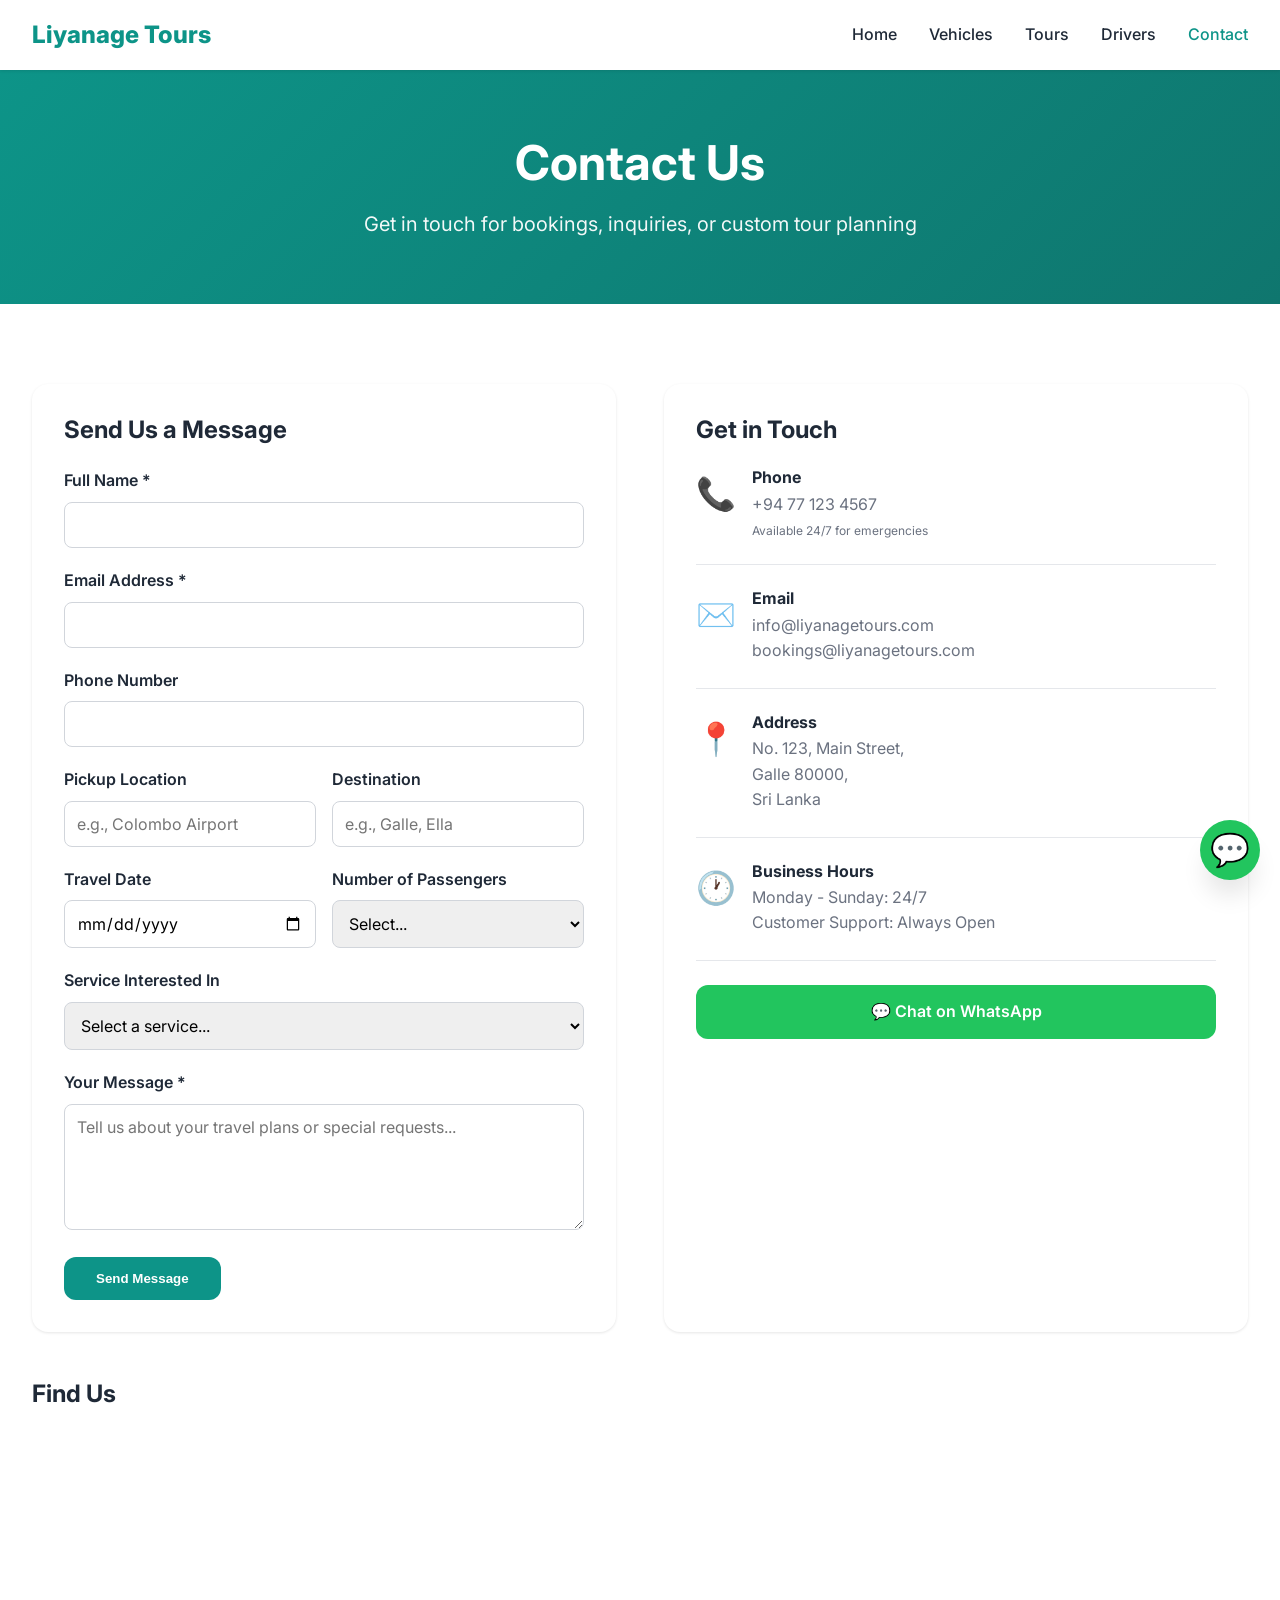
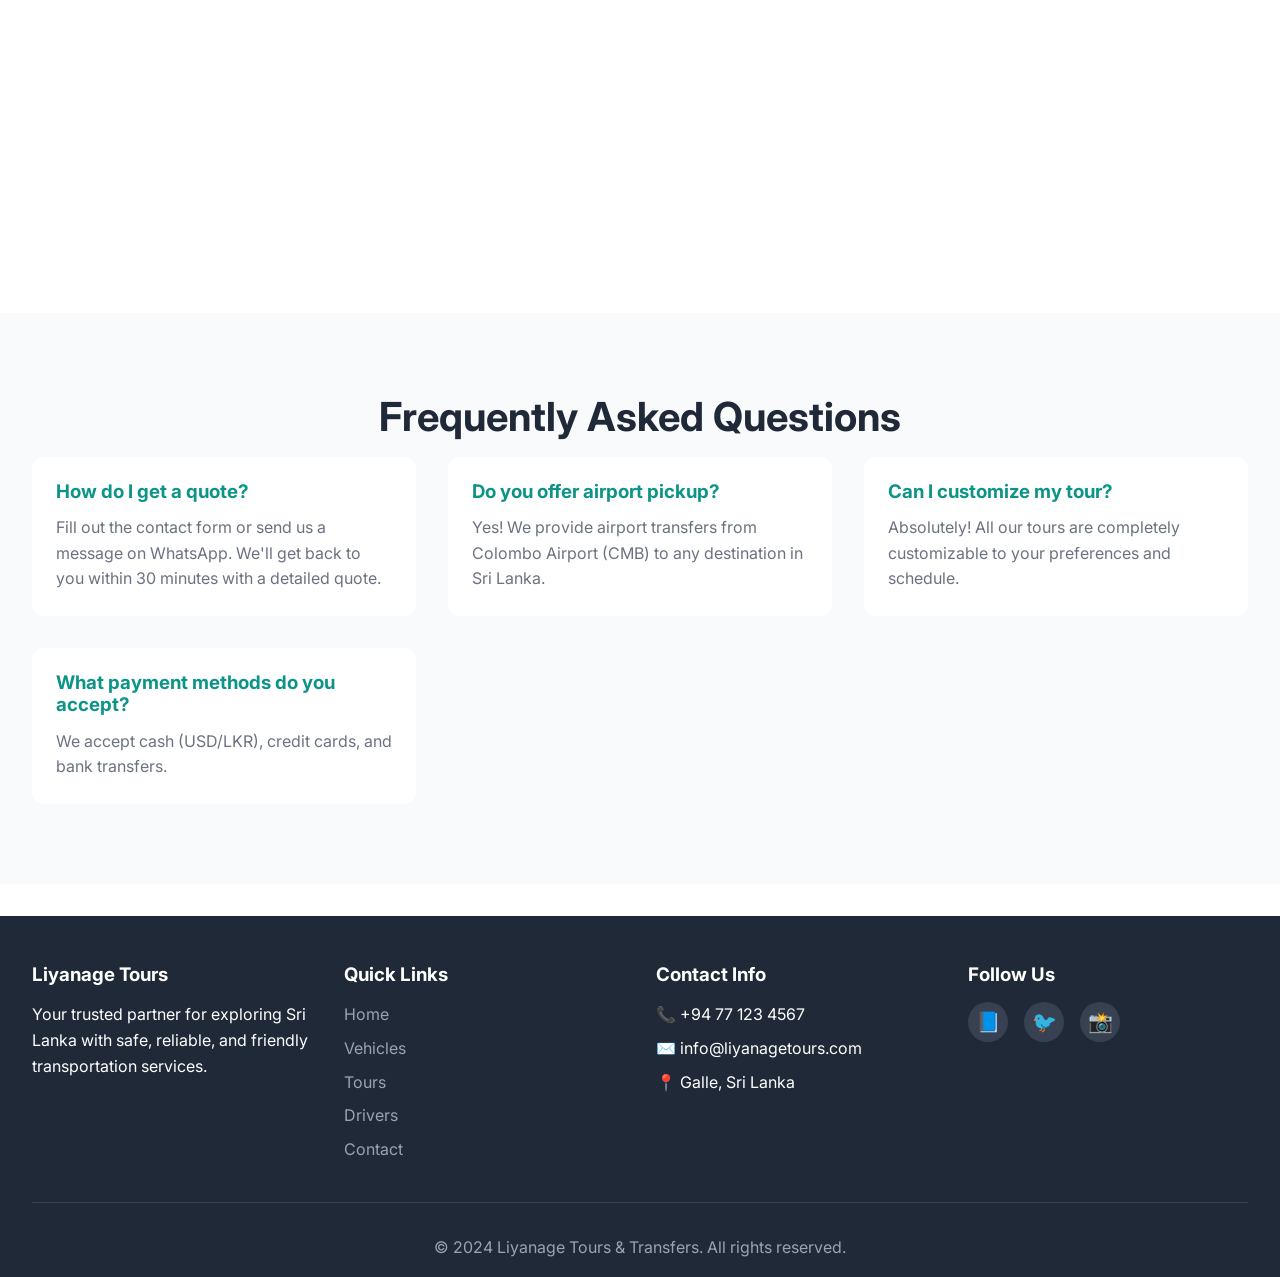
<file: contact.html>
<!DOCTYPE html>
<html lang="en">
<head>
    <meta charset="UTF-8">
    <meta name="viewport" content="width=device-width, initial-scale=1.0">
    <meta name="description" content="Contact Liyanage Tours for bookings, inquiries, or custom tour planning. Get a free quote for your Sri Lanka travel">
    <title>Contact Us - Liyanage Tours | Book Your Sri Lanka Tour</title>
    <link rel="stylesheet" href="css/style.css">
    <link rel="stylesheet" href="css/responsive.css">
    <link href="https://fonts.googleapis.com/css2?family=Inter:wght@300;400;500;600;700;800&display=swap" rel="stylesheet">
</head>
<body>
    <!-- Header/Navbar -->
    <header class="header">
        <nav class="navbar">
            <div class="container">
                <div class="nav-container">
                    <a href="index.html" class="logo">Liyanage Tours</a>
                    <button class="mobile-menu-btn" id="mobileMenuBtn">☰</button>
                    <ul class="nav-menu" id="navMenu">
                        <li><a href="index.html">Home</a></li>
                        <li><a href="vehicles.html">Vehicles</a></li>
                        <li><a href="tours.html">Tours</a></li>
                        <li><a href="drivers.html">Drivers</a></li>
                        <li><a href="contact.html" class="active">Contact</a></li>
                    </ul>
                </div>
            </div>
        </nav>
    </header>

    <!-- Contact Hero Section -->
    <section class="page-hero">
        <div class="container">
            <h1>Contact Us</h1>
            <p>Get in touch for bookings, inquiries, or custom tour planning</p>
        </div>
    </section>

    <!-- Contact Section -->
    <section class="section contact-section">
        <div class="container">
            <div class="contact-wrapper">
                <!-- Contact Form -->
                <div class="contact-form-container">
                    <h2>Send Us a Message</h2>
                    <form id="contactForm" class="contact-form">
                        <div class="form-group">
                            <label for="name">Full Name *</label>
                            <input type="text" id="name" name="name" required>
                        </div>
                        
                        <div class="form-group">
                            <label for="email">Email Address *</label>
                            <input type="email" id="email" name="email" required>
                        </div>
                        
                        <div class="form-group">
                            <label for="phone">Phone Number</label>
                            <input type="tel" id="phone" name="phone">
                        </div>
                        
                        <div class="form-row">
                            <div class="form-group">
                                <label for="pickup">Pickup Location</label>
                                <input type="text" id="pickup" name="pickup" placeholder="e.g., Colombo Airport">
                            </div>
                            <div class="form-group">
                                <label for="destination">Destination</label>
                                <input type="text" id="destination" name="destination" placeholder="e.g., Galle, Ella">
                            </div>
                        </div>
                        
                        <div class="form-row">
                            <div class="form-group">
                                <label for="date">Travel Date</label>
                                <input type="date" id="date" name="date">
                            </div>
                            <div class="form-group">
                                <label for="passengers">Number of Passengers</label>
                                <select id="passengers" name="passengers">
                                    <option value="">Select...</option>
                                    <option value="1">1 Passenger</option>
                                    <option value="2">2 Passengers</option>
                                    <option value="3">3 Passengers</option>
                                    <option value="4">4 Passengers</option>
                                    <option value="5">5 Passengers</option>
                                    <option value="6">6 Passengers</option>
                                    <option value="7">7 Passengers</option>
                                    <option value="8+">8+ Passengers</option>
                                </select>
                            </div>
                        </div>
                        <div class="form-group">
                            <label for="service">Service Interested In</label>
                            <select id="service" name="service">
                                <option value="">Select a service...</option>
                                <option value="airport">Airport Transfer</option>
                                <option value="tour">Private Tour</option>
                                <option value="wedding">Wedding Car Hire</option>
                                <option value="group">Group Travel</option>
                                <option value="custom">Custom Package</option>
                            </select>
                        </div>
                        
                        <div class="form-group">
                            <label for="message">Your Message *</label>
                            <textarea id="message" name="message" rows="5" required placeholder="Tell us about your travel plans or special requests..."></textarea>
                        </div>
                        
                        <button type="submit" class="btn btn-primary">Send Message</button>
                    </form>
                </div>
                
                <!-- Contact Info -->
                <div class="contact-info-container">
                    <h2>Get in Touch</h2>
                    
                    <div class="info-item">
                        <div class="info-icon">📞</div>
                        <div class="info-details">
                            <h3>Phone</h3>
                            <p>+94 77 123 4567</p>
                            <p class="info-note">Available 24/7 for emergencies</p>
                        </div>
                    </div>
                    
                    <div class="info-item">
                        <div class="info-icon">✉️</div>
                        <div class="info-details">
                            <h3>Email</h3>
                            <p>info@liyanagetours.com</p>
                            <p>bookings@liyanagetours.com</p>
                        </div>
                    </div>
                    
                    <div class="info-item">
                        <div class="info-icon">📍</div>
                        <div class="info-details">
                            <h3>Address</h3>
                            <p>No. 123, Main Street,<br>Galle 80000,<br>Sri Lanka</p>
                        </div>
                    </div>
                    
                    <div class="info-item">
                        <div class="info-icon">🕐</div>
                        <div class="info-details">
                            <h3>Business Hours</h3>
                            <p>Monday - Sunday: 24/7</p>
                            <p>Customer Support: Always Open</p>
                        </div>
                    </div>
                    
                    <div class="whatsapp-contact">
                        <a href="https://wa.me/94771234567?text=Hello%20I%20need%20a%20quote" target="_blank" class="btn btn-whatsapp">
                            💬 Chat on WhatsApp
                        </a>
                    </div>
                </div>
            </div>
            
            <!-- Google Maps -->
            <div class="map-container">
                <h2>Find Us</h2>
                <iframe 
                    src="https://www.google.com/maps/embed?pb=!1m18!1m12!1m3!1d126919.41102269047!2d80.1634195!3d6.0531383!2m3!1f0!2f0!3f0!3m2!1i1024!2i768!4f13.1!3m3!1m2!1s0x3ae173bb6932fce3%3A0x4a35b902f8625230!2sGalle!5e0!3m2!1sen!2slk!4v1700000000000!5m2!1sen!2slk" 
                    width="100%" 
                    height="400" 
                    style="border:0;" 
                    allowfullscreen="" 
                    loading="lazy">
                </iframe>
            </div>
        </div>
    </section>

    <!-- FAQ Section -->
    <section class="section faq-section">
        <div class="container">
            <h2 class="section-title">Frequently Asked Questions</h2>
            <div class="faq-grid">
                <div class="faq-item">
                    <h3>How do I get a quote?</h3>
                    <p>Fill out the contact form or send us a message on WhatsApp. We'll get back to you within 30 minutes with a detailed quote.</p>
                </div>
                <div class="faq-item">
                    <h3>Do you offer airport pickup?</h3>
                    <p>Yes! We provide airport transfers from Colombo Airport (CMB) to any destination in Sri Lanka.</p>
                </div>
                <div class="faq-item">
                    <h3>Can I customize my tour?</h3>
                    <p>Absolutely! All our tours are completely customizable to your preferences and schedule.</p>
                </div>
                <div class="faq-item">
                    <h3>What payment methods do you accept?</h3>
                    <p>We accept cash (USD/LKR), credit cards, and bank transfers.</p>
                </div>
            </div>
        </div>
    </section>

    <!-- Footer -->
    <footer class="footer">
        <div class="container">
            <div class="footer-grid">
                <div class="footer-col">
                    <h3>Liyanage Tours</h3>
                    <p>Your trusted partner for exploring Sri Lanka with safe, reliable, and friendly transportation services.</p>
                </div>
                <div class="footer-col">
                    <h3>Quick Links</h3>
                    <ul>
                        <li><a href="index.html">Home</a></li>
                        <li><a href="vehicles.html">Vehicles</a></li>
                        <li><a href="tours.html">Tours</a></li>
                        <li><a href="drivers.html">Drivers</a></li>
                        <li><a href="contact.html">Contact</a></li>
                    </ul>
                </div>
                <div class="footer-col">
                    <h3>Contact Info</h3>
                    <ul>
                        <li>📞 +94 77 123 4567</li>
                        <li>✉️ info@liyanagetours.com</li>
                        <li>📍 Galle, Sri Lanka</li>
                    </ul>
                </div>
                <div class="footer-col">
                    <h3>Follow Us</h3>
                    <div class="social-icons">
                        <a href="#" class="social-icon">📘</a>
                        <a href="#" class="social-icon">🐦</a>
                        <a href="#" class="social-icon">📸</a>
                    </div>
                </div>
            </div>
            <div class="footer-bottom">
                <p>&copy; 2024 Liyanage Tours & Transfers. All rights reserved.</p>
            </div>
        </div>
    </footer>

    <!-- WhatsApp Float Button -->
    <a href="https://wa.me/94771234567?text=Hello%20I%20need%20a%20quote%20for%20my%20trip%20to%20Sri%20Lanka" target="_blank" class="whatsapp-float">
        💬
    </a>

    <script src="js/main.js"></script>
    <script src="js/smooth-scroll.js"></script>
</body>
</html>
</file>
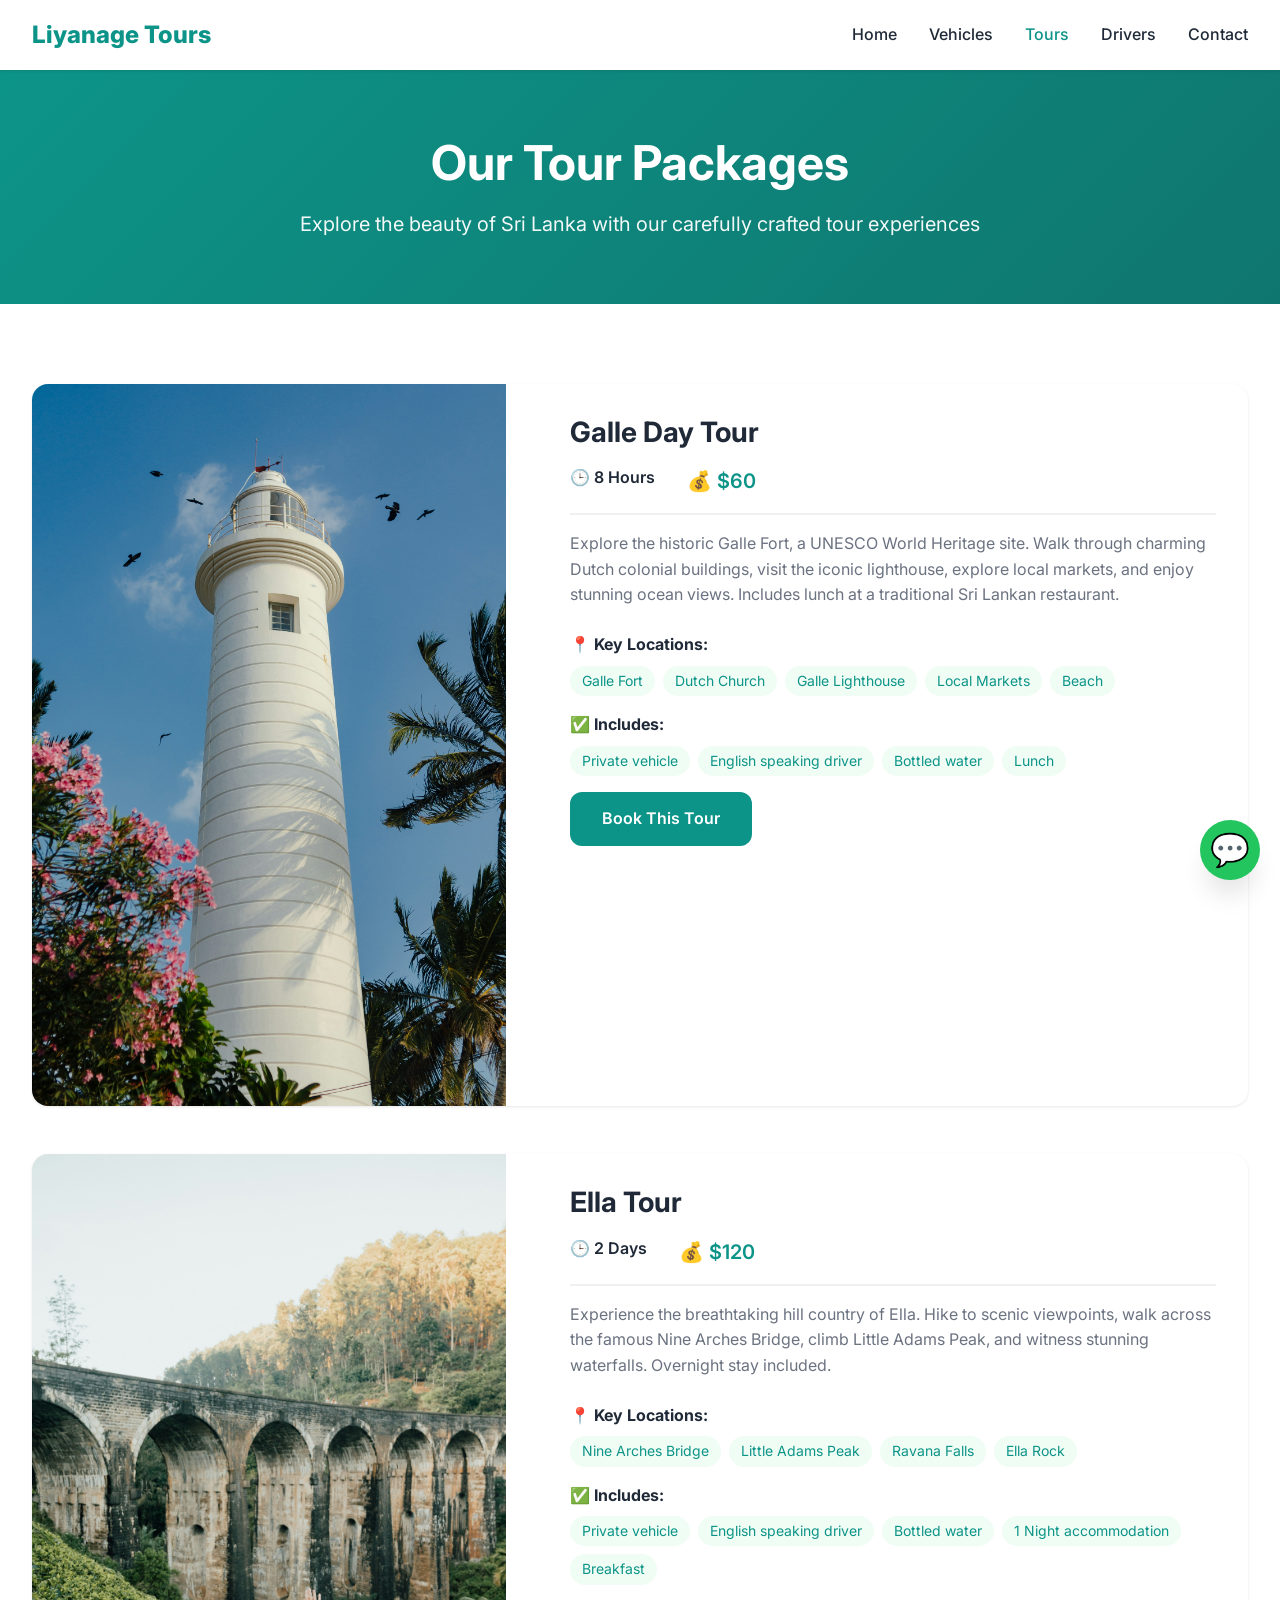
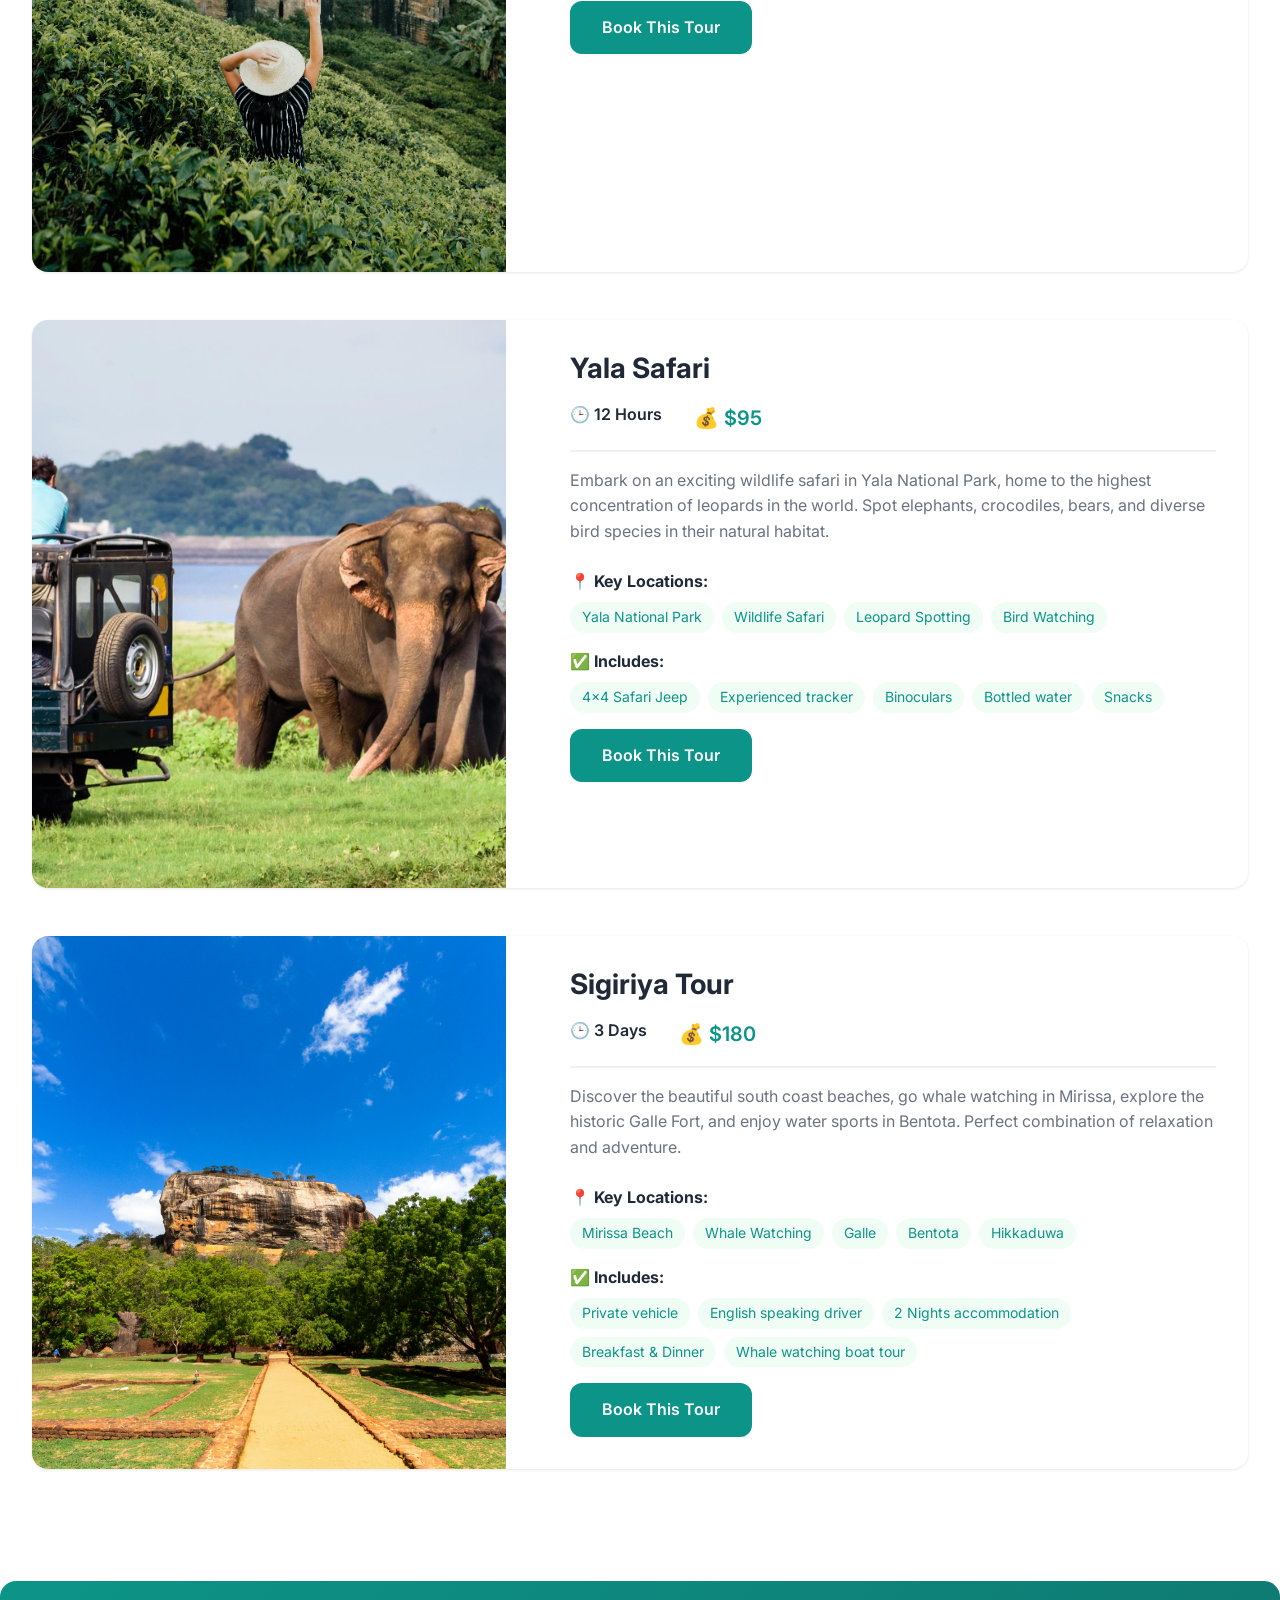
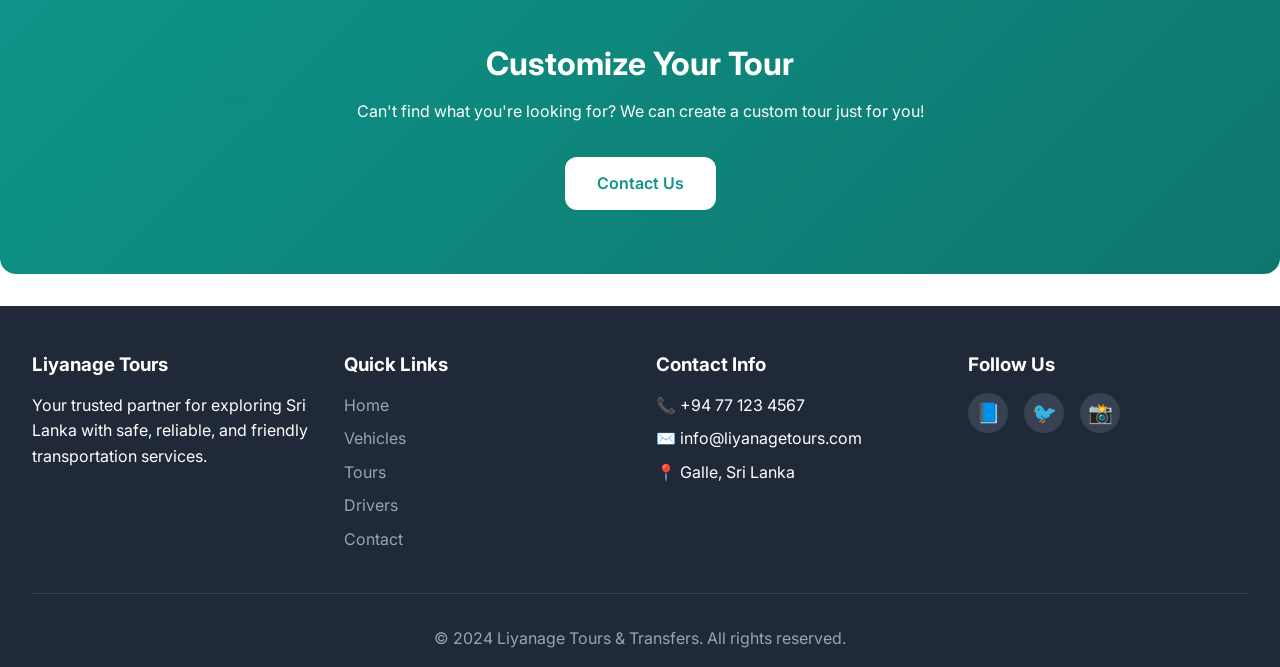
<file: tours.html>
<!DOCTYPE html>
<html lang="en">
<head>
    <meta charset="UTF-8">
    <meta name="viewport" content="width=device-width, initial-scale=1.0">
    <meta name="description" content="Explore Sri Lanka with our curated tour packages - Galle Day Tour, Ella Tour, Yala Safari, and South Coast Tour">
    <title>Tours - Liyanage Tours | Sri Lanka Travel Packages</title>
    <link rel="stylesheet" href="css/style.css">
    <link rel="stylesheet" href="css/responsive.css">
    <link href="https://fonts.googleapis.com/css2?family=Inter:wght@300;400;500;600;700;800&display=swap" rel="stylesheet">
</head>
<body>
    <!-- Header/Navbar -->
    <header class="header">
        <nav class="navbar">
            <div class="container">
                <div class="nav-container">
                    <a href="index.html" class="logo">Liyanage Tours</a>
                    <button class="mobile-menu-btn" id="mobileMenuBtn">☰</button>
                    <ul class="nav-menu" id="navMenu">
                        <li><a href="index.html">Home</a></li>
                        <li><a href="vehicles.html">Vehicles</a></li>
                        <li><a href="tours.html" class="active">Tours</a></li>
                        <li><a href="drivers.html">Drivers</a></li>
                        <li><a href="contact.html">Contact</a></li>
                    </ul>
                </div>
            </div>
        </nav>
    </header>

    <!-- Tours Hero Section -->
    <section class="page-hero">
        <div class="container">
            <h1>Our Tour Packages</h1>
            <p>Explore the beauty of Sri Lanka with our carefully crafted tour experiences</p>
        </div>
    </section>

    <!-- Tours List Section -->
    <section class="section tours-list">
        <div class="container">
            <div class="tours-container">
                <!-- Tour 1: Galle Day Tour -->
                <div class="tour-item">
                    <div class="tour-image">
                        <img src="images/tours/galle.jpg" alt="Galle Day Tour">
                    </div>
                    <div class="tour-details">
                        <h2>Galle Day Tour</h2>
                        <div class="tour-meta">
                            <span class="duration">🕒 8 Hours</span>
                            <span class="price">💰 $60</span>
                        </div>
                        <p class="tour-description">Explore the historic Galle Fort, a UNESCO World Heritage site. Walk through charming Dutch colonial buildings, visit the iconic lighthouse, explore local markets, and enjoy stunning ocean views. Includes lunch at a traditional Sri Lankan restaurant.</p>
                        <div class="tour-highlights">
                            <strong>📍 Key Locations:</strong>
                            <div class="highlights-tags">
                                <span>Galle Fort</span>
                                <span>Dutch Church</span>
                                <span>Galle Lighthouse</span>
                                <span>Local Markets</span>
                                <span>Beach</span>
                            </div>
                        </div>
                        <div class="tour-includes">
                            <strong>✅ Includes:</strong>
                            <div class="includes-tags">
                                <span>Private vehicle</span>
                                <span>English speaking driver</span>
                                <span>Bottled water</span>
                                <span>Lunch</span>
                            </div>
                        </div>
                        <a href="contact.html" class="btn btn-primary">Book This Tour</a>
                    </div>
                </div>

                <!-- Tour 2: Ella Tour -->
                <div class="tour-item">
                    <div class="tour-image">
                        <img src="images/tours/ella.jpg" alt="Ella Tour">
                    </div>
                    <div class="tour-details">
                        <h2>Ella Tour</h2>
                        <div class="tour-meta">
                            <span class="duration">🕒 2 Days</span>
                            <span class="price">💰 $120</span>
                        </div>
                        <p class="tour-description">Experience the breathtaking hill country of Ella. Hike to scenic viewpoints, walk across the famous Nine Arches Bridge, climb Little Adams Peak, and witness stunning waterfalls. Overnight stay included.</p>
                        <div class="tour-highlights">
                            <strong>📍 Key Locations:</strong>
                            <div class="highlights-tags">
                                <span>Nine Arches Bridge</span>
                                <span>Little Adams Peak</span>
                                <span>Ravana Falls</span>
                                <span>Ella Rock</span>
                            </div>
                        </div>
                        <div class="tour-includes">
                            <strong>✅ Includes:</strong>
                            <div class="includes-tags">
                                <span>Private vehicle</span>
                                <span>English speaking driver</span>
                                <span>Bottled water</span>
                                <span>1 Night accommodation</span>
                                <span>Breakfast</span>
                            </div>
                        </div>
                        <a href="contact.html" class="btn btn-primary">Book This Tour</a>
                    </div>
                </div>

                <!-- Tour 3: Yala Safari -->
                <div class="tour-item">
                    <div class="tour-image">
                        <img src="images/tours/yala.jpg" alt="Yala Safari">
                    </div>
                    <div class="tour-details">
                        <h2>Yala Safari</h2>
                        <div class="tour-meta">
                            <span class="duration">🕒 12 Hours</span>
                            <span class="price">💰 $95</span>
                        </div>
                        <p class="tour-description">Embark on an exciting wildlife safari in Yala National Park, home to the highest concentration of leopards in the world. Spot elephants, crocodiles, bears, and diverse bird species in their natural habitat.</p>
                        <div class="tour-highlights">
                            <strong>📍 Key Locations:</strong>
                            <div class="highlights-tags">
                                <span>Yala National Park</span>
                                <span>Wildlife Safari</span>
                                <span>Leopard Spotting</span>
                                <span>Bird Watching</span>
                            </div>
                        </div>
                        <div class="tour-includes">
                            <strong>✅ Includes:</strong>
                            <div class="includes-tags">
                                <span>4x4 Safari Jeep</span>
                                <span>Experienced tracker</span>
                                <span>Binoculars</span>
                                <span>Bottled water</span>
                                <span>Snacks</span>
                            </div>
                        </div>
                        <a href="contact.html" class="btn btn-primary">Book This Tour</a>
                    </div>
                </div>

                <!-- Tour 4: South Coast Tour -->
                <div class="tour-item">
                    <div class="tour-image">
                        <img src="images/tours/sigiriya-2.jpg" alt="sigiriya">
                    </div>
                    <div class="tour-details">
                        <h2>Sigiriya Tour</h2>
                        <div class="tour-meta">
                            <span class="duration">🕒 3 Days</span>
                            <span class="price">💰 $180</span>
                        </div>
                        <p class="tour-description">Discover the beautiful south coast beaches, go whale watching in Mirissa, explore the historic Galle Fort, and enjoy water sports in Bentota. Perfect combination of relaxation and adventure.</p>
                        <div class="tour-highlights">
                            <strong>📍 Key Locations:</strong>
                            <div class="highlights-tags">
                                <span>Mirissa Beach</span>
                                <span>Whale Watching</span>
                                <span>Galle</span>
                                <span>Bentota</span>
                                <span>Hikkaduwa</span>
                            </div>
                        </div>
                        <div class="tour-includes">
                            <strong>✅ Includes:</strong>
                            <div class="includes-tags">
                                <span>Private vehicle</span>
                                <span>English speaking driver</span>
                                <span>2 Nights accommodation</span>
                                <span>Breakfast & Dinner</span>
                                <span>Whale watching boat tour</span>
                            </div>
                        </div>
                        <a href="contact.html" class="btn btn-primary">Book This Tour</a>
                    </div>
                </div>
            </div>
        </div>
    </section>

    <!-- CTA Section -->
    <section class="cta">
        <div class="container">
            <div class="cta-content">
                <h2>Customize Your Tour</h2>
                <p>Can't find what you're looking for? We can create a custom tour just for you!</p>
                <a href="contact.html" class="btn btn-primary">Contact Us</a>
            </div>
        </div>
    </section>

    <!-- Footer -->
    <footer class="footer">
        <div class="container">
            <div class="footer-grid">
                <div class="footer-col">
                    <h3>Liyanage Tours</h3>
                    <p>Your trusted partner for exploring Sri Lanka with safe, reliable, and friendly transportation services.</p>
                </div>
                <div class="footer-col">
                    <h3>Quick Links</h3>
                    <ul>
                        <li><a href="index.html">Home</a></li>
                        <li><a href="vehicles.html">Vehicles</a></li>
                        <li><a href="tours.html">Tours</a></li>
                        <li><a href="drivers.html">Drivers</a></li>
                        <li><a href="contact.html">Contact</a></li>
                    </ul>
                </div>
                <div class="footer-col">
                    <h3>Contact Info</h3>
                    <ul>
                        <li>📞 +94 77 123 4567</li>
                        <li>✉️ info@liyanagetours.com</li>
                        <li>📍 Galle, Sri Lanka</li>
                    </ul>
                </div>
                <div class="footer-col">
                    <h3>Follow Us</h3>
                    <div class="social-icons">
                        <a href="#" class="social-icon">📘</a>
                        <a href="#" class="social-icon">🐦</a>
                        <a href="#" class="social-icon">📸</a>
                    </div>
                </div>
            </div>
            <div class="footer-bottom">
                <p>&copy; 2024 Liyanage Tours & Transfers. All rights reserved.</p>
            </div>
        </div>
    </footer>

    <!-- WhatsApp Float Button -->
    <a href="https://wa.me/94771234567?text=Hello%20I%20need%20a%20tour%20package" target="_blank" class="whatsapp-float">
        💬
    </a>

    <script src="js/main.js"></script>
    <script src="js/smooth-scroll.js"></script>
</body>
</html>
</file>
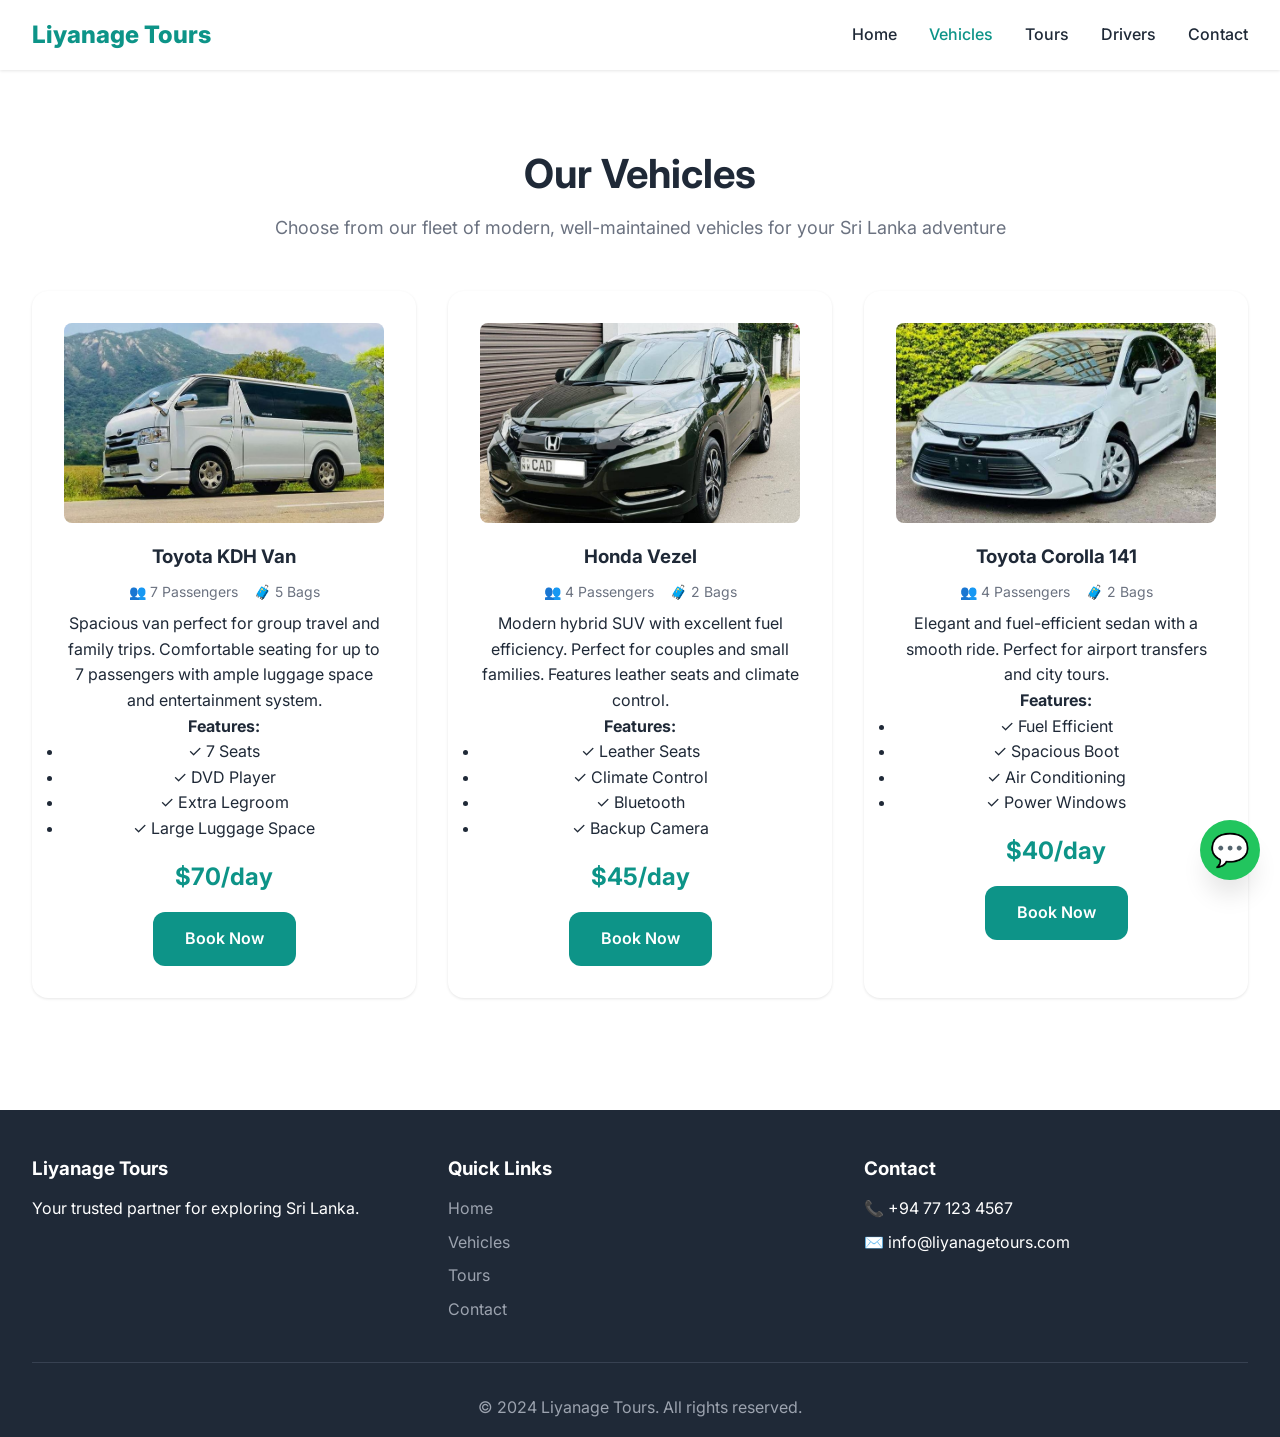
<file: vehicles.html>
<!DOCTYPE html>
<html lang="en">
<head>
    <meta charset="UTF-8">
    <meta name="viewport" content="width=device-width, initial-scale=1.0">
    <title>Our Vehicles - Liyanage Tours</title>
    <link rel="stylesheet" href="css/style.css">
    <link rel="stylesheet" href="css/responsive.css">
    <link href="https://fonts.googleapis.com/css2?family=Inter:wght@300;400;500;600;700;800&display=swap" rel="stylesheet">
</head>
<body>
    <header class="header">
        <nav class="navbar">
            <div class="container">
                <div class="nav-container">
                    <a href="index.html" class="logo">Liyanage Tours</a>
                    <button class="mobile-menu-btn" id="mobileMenuBtn">☰</button>
                    <ul class="nav-menu" id="navMenu">
                        <li><a href="index.html">Home</a></li>
                        <li><a href="vehicles.html" class="active">Vehicles</a></li>
                        <li><a href="tours.html">Tours</a></li>
                        <li><a href="drivers.html">Drivers</a></li>
                        <li><a href="contact.html">Contact</a></li>
                    </ul>
                </div>
            </div>
        </nav>
    </header>

    <section class="section">
        <div class="container">
            <h1 class="section-title">Our Vehicles</h1>
            <p class="section-subtitle">Choose from our fleet of modern, well-maintained vehicles for your Sri Lanka adventure</p>
            
            <div class="vehicles-grid">
                <div class="vehicle-card">
                    <img src="images/vehicles/kdh.jpg" alt="Toyota KDH Van">
                    <div class="vehicle-content">
                        <h3>Toyota KDH Van</h3>
                        <div class="vehicle-specs">
                            <span>👥 7 Passengers</span>
                            <span>🧳 5 Bags</span>
                        </div>
                        <p>Spacious van perfect for group travel and family trips. Comfortable seating for up to 7 passengers with ample luggage space and entertainment system.</p>
                        <div class="vehicle-features">
                            <strong>Features:</strong>
                            <ul>
                                <li>✓ 7 Seats</li>
                                <li>✓ DVD Player</li>
                                <li>✓ Extra Legroom</li>
                                <li>✓ Large Luggage Space</li>
                            </ul>
                        </div>
                        <div class="vehicle-price">$70/day</div>
                        <a href="contact.html" class="btn btn-primary">Book Now</a>
                    </div>
                </div>

                <div class="vehicle-card">
                    <img src="images/vehicles/vezzel.jpg" alt="Honda Vezel">
                    <div class="vehicle-content">
                        <h3>Honda Vezel</h3>
                        <div class="vehicle-specs">
                            <span>👥 4 Passengers</span>
                            <span>🧳 2 Bags</span>
                        </div>
                        <p>Modern hybrid SUV with excellent fuel efficiency. Perfect for couples and small families. Features leather seats and climate control.</p>
                        <div class="vehicle-features">
                            <strong>Features:</strong>
                            <ul>
                                <li>✓ Leather Seats</li>
                                <li>✓ Climate Control</li>
                                <li>✓ Bluetooth</li>
                                <li>✓ Backup Camera</li>
                            </ul>
                        </div>
                        <div class="vehicle-price">$45/day</div>
                        <a href="contact.html" class="btn btn-primary">Book Now</a>
                    </div>
                </div>

                <div class="vehicle-card">
                    <img src="images/vehicles/corolla-141.jpg" alt="Toyota Corolla 141">
                    <div class="vehicle-content">
                        <h3>Toyota Corolla 141</h3>
                        <div class="vehicle-specs">
                            <span>👥 4 Passengers</span>
                            <span>🧳 2 Bags</span>
                        </div>
                        <p>Elegant and fuel-efficient sedan with a smooth ride. Perfect for airport transfers and city tours.</p>
                        <div class="vehicle-features">
                            <strong>Features:</strong>
                            <ul>
                                <li>✓ Fuel Efficient</li>
                                <li>✓ Spacious Boot</li>
                                <li>✓ Air Conditioning</li>
                                <li>✓ Power Windows</li>
                            </ul>
                        </div>
                        <div class="vehicle-price">$40/day</div>
                        <a href="contact.html" class="btn btn-primary">Book Now</a>
                    </div>
                </div>
            </div>
        </div>
    </section>

    <footer class="footer">
        <div class="container">
            <div class="footer-grid">
                <div class="footer-col">
                    <h3>Liyanage Tours</h3>
                    <p>Your trusted partner for exploring Sri Lanka.</p>
                </div>
                <div class="footer-col">
                    <h3>Quick Links</h3>
                    <ul>
                        <li><a href="index.html">Home</a></li>
                        <li><a href="vehicles.html">Vehicles</a></li>
                        <li><a href="tours.html">Tours</a></li>
                        <li><a href="contact.html">Contact</a></li>
                    </ul>
                </div>
                <div class="footer-col">
                    <h3>Contact</h3>
                    <ul>
                        <li>📞 +94 77 123 4567</li>
                        <li>✉️ info@liyanagetours.com</li>
                    </ul>
                </div>
            </div>
            <div class="footer-bottom">
                <p>&copy; 2024 Liyanage Tours. All rights reserved.</p>
            </div>
        </div>
    </footer>

    <a href="https://wa.me/94771234567" target="_blank" class="whatsapp-float">💬</a>

    <script src="js/main.js"></script>
    <script src="js/smooth-scroll.js"></script>
</body>
</html>
</file>
<file: css/style.css>
/* Reset & Base */
* {
    margin: 0;
    padding: 0;
    box-sizing: border-box;
}

:root {
    --primary: #0D9488;
    --primary-dark: #0F766E;
    --secondary: #22C55E;
    --dark: #1F2937;
    --light: #F9FAFB;
    --gray: #6B7280;
    --white: #FFFFFF;
    --shadow: 0 1px 3px rgba(0,0,0,0.1);
    --shadow-lg: 0 20px 25px -5px rgba(0,0,0,0.1);
    --transition: all 0.3s ease;
}

body {
    font-family: 'Inter', -apple-system, BlinkMacSystemFont, 'Segoe UI', sans-serif;
    color: var(--dark);
    line-height: 1.6;
    overflow-x: hidden;
}

.container {
    max-width: 1280px;
    margin: 0 auto;
    padding: 0 2rem;
}

/* Typography */
h1, h2, h3, h4, h5, h6 {
    font-weight: 700;
    line-height: 1.2;
}

.section-title {
    font-size: 2.5rem;
    text-align: center;
    margin-bottom: 1rem;
}

.section-subtitle {
    text-align: center;
    color: var(--gray);
    margin-bottom: 3rem;
    font-size: 1.125rem;
}

/* Buttons */
.btn {
    display: inline-block;
    padding: 0.875rem 2rem;
    border-radius: 0.75rem;
    text-decoration: none;
    font-weight: 600;
    transition: var(--transition);
    cursor: pointer;
    border: none;
}

.btn-primary {
    background: var(--primary);
    color: var(--white);
}

.btn-primary:hover {
    background: var(--primary-dark);
    transform: translateY(-2px);
}

.btn-whatsapp {
    background: var(--secondary);
    color: var(--white);
}

.btn-whatsapp:hover {
    background: #16A34A;
    transform: translateY(-2px);
}

.btn-outline {
    background: transparent;
    color: var(--primary);
    border: 2px solid var(--primary);
}

.btn-outline:hover {
    background: var(--primary);
    color: var(--white);
}

/* Navbar */
.header {
    position: sticky;
    top: 0;
    z-index: 1000;
    background: var(--white);
    box-shadow: var(--shadow);
}

.nav-container {
    display: flex;
    justify-content: space-between;
    align-items: center;
    height: 70px;
}

.logo {
    font-size: 1.5rem;
    font-weight: 800;
    color: var(--primary);
    text-decoration: none;
}

.nav-menu {
    display: flex;
    gap: 2rem;
    list-style: none;
}

.nav-menu a {
    text-decoration: none;
    color: var(--dark);
    font-weight: 500;
    transition: var(--transition);
}

.nav-menu a:hover,
.nav-menu a.active {
    color: var(--primary);
}

.mobile-menu-btn {
    display: none;
    background: none;
    border: none;
    font-size: 1.5rem;
    cursor: pointer;
}

/* Hero Section */
.hero {
    position: relative;
    height: 90vh;
    min-height: 600px;
    display: flex;
    align-items: center;
    justify-content: center;
    text-align: center;
    color: var(--white);
    overflow: hidden;
}

.hero-bg {
    position: absolute;
    top: 0;
    left: 0;
    width: 100%;
    height: 100%;
    background-image: url("/liyanage-tours/images/hero/hero-bg-2.jpg");
    /* background-image: url("/images/hero/hero-bg-2.jpg"); */
    background-size: cover;
    background-position: center;
    background-attachment: fixed;
    z-index: 0;
}

.hero-overlay {
    position: absolute;
    top: 0;
    left: 0;
    width: 100%;
    height: 100%;
    /* background: linear-gradient(135deg, rgba(13, 148, 136, 0.85), rgba(20, 184, 166, 0.75)); */
    z-index: 1;
}

.hero-content {
    position: relative;
    z-index: 2;
    max-width: 800px;
    margin: 0 auto;
    padding: 0 1rem;
}

.hero h1 {
    font-size: 3.5rem;
    margin-bottom: 1rem;
}

.hero p {
    font-size: 1.25rem;
    margin-bottom: 2rem;
}

.hero-buttons {
    display: flex;
    gap: 1rem;
    justify-content: center;
}

/* Sections */
.section {
    padding: 5rem 0;
}

.services {
    background: var(--light);
}

/* Grid Systems */
.services-grid {
    display: grid;
    grid-template-columns: repeat(auto-fit, minmax(280px, 1fr));
    gap: 2rem;
}

.vehicles-grid,
.features-grid,
.testimonials-grid {
    display: grid;
    grid-template-columns: repeat(auto-fit, minmax(320px, 1fr));
    gap: 2rem;
}

/* Cards */
.service-card,
.vehicle-card,
.feature-card,
.testimonial-card {
    background: var(--white);
    border-radius: 1rem;
    padding: 2rem;
    text-align: center;
    transition: var(--transition);
    box-shadow: var(--shadow);
}

.service-card:hover,
.vehicle-card:hover,
.feature-card:hover,
.testimonial-card:hover {
    transform: translateY(-5px);
    box-shadow: var(--shadow-lg);
}

.service-icon,
.feature-icon {
    font-size: 3rem;
    margin-bottom: 1rem;
}

.service-card h3,
.vehicle-card h3,
.feature-card h3 {
    margin-bottom: 0.75rem;
}

.service-card p,
.feature-card p {
    color: var(--gray);
}

/* Vehicle Card */
.vehicle-card img {
    width: 100%;
    height: 200px;
    object-fit: cover;
    border-radius: 0.5rem;
    margin-bottom: 1rem;
}

.vehicle-specs {
    display: flex;
    justify-content: center;
    gap: 1rem;
    color: var(--gray);
    font-size: 0.875rem;
    margin: 0.5rem 0;
}

.vehicle-price {
    font-size: 1.5rem;
    font-weight: 700;
    color: var(--primary);
    margin: 1rem 0;
}

/* Testimonials */
.testimonial-text {
    font-style: italic;
    color: var(--gray);
    margin-bottom: 1rem;
}

.testimonial-author {
    font-weight: 600;
    margin-bottom: 0.5rem;
}

.rating {
    color: #F59E0B;
}

/* CTA Section */
.cta {
    background: linear-gradient(135deg, var(--primary), var(--primary-dark));
    color: var(--white);
    padding: 4rem 2rem;
    margin: 2rem 0;
    border-radius: 1rem;
    text-align: center;
}

.cta h2 {
    font-size: 2rem;
    margin-bottom: 1rem;
}

.cta p {
    margin-bottom: 2rem;
}

.cta .btn-primary {
    background: var(--white);
    color: var(--primary);
}

.cta .btn-primary:hover {
    transform: translateY(-2px);
}

/* Footer */
.footer {
    background: var(--dark);
    color: var(--white);
    padding: 3rem 0 1rem;
    margin-top: 2rem;
}

.footer-grid {
    display: grid;
    grid-template-columns: repeat(auto-fit, minmax(250px, 1fr));
    gap: 2rem;
    margin-bottom: 2rem;
}

.footer-col h3 {
    margin-bottom: 1rem;
}

.footer-col ul {
    list-style: none;
}

.footer-col ul li {
    margin-bottom: 0.5rem;
}

.footer-col a {
    color: #9CA3AF;
    text-decoration: none;
    transition: var(--transition);
}

.footer-col a:hover {
    color: var(--white);
}

.social-icons {
    display: flex;
    gap: 1rem;
}

.social-icon {
    width: 2.5rem;
    height: 2.5rem;
    background: #374151;
    border-radius: 50%;
    display: flex;
    align-items: center;
    justify-content: center;
    text-decoration: none;
    font-size: 1.25rem;
    transition: var(--transition);
}

.social-icon:hover {
    background: var(--primary);
}

.footer-bottom {
    text-align: center;
    padding-top: 2rem;
    border-top: 1px solid #374151;
    color: #9CA3AF;
}

/* WhatsApp Float Button */
.whatsapp-float {
    position: fixed;
    bottom: 20px;
    right: 20px;
    background: var(--secondary);
    width: 60px;
    height: 60px;
    border-radius: 50%;
    display: flex;
    align-items: center;
    justify-content: center;
    text-decoration: none;
    font-size: 2rem;
    color: var(--white);
    box-shadow: var(--shadow-lg);
    transition: var(--transition);
    z-index: 1000;
}

.whatsapp-float:hover {
    transform: scale(1.1);
}

/* Animations */
@keyframes fadeInUp {
    from {
        opacity: 0;
        transform: translateY(30px);
    }
    to {
        opacity: 1;
        transform: translateY(0);
    }
}

.animate-fadeInUp {
    animation: fadeInUp 0.8s ease forwards;
}

.delay-1 {
    animation-delay: 0.2s;
    opacity: 0;
}

.delay-2 {
    animation-delay: 0.4s;
    opacity: 0;
}


/* ---------------------------------------------------------------------------------------- */


/* Page Hero */
.page-hero {
    background: linear-gradient(135deg, var(--primary), var(--primary-dark));
    color: var(--white);
    padding: 4rem 0;
    text-align: center;
}

.page-hero h1 {
    font-size: 3rem;
    margin-bottom: 1rem;
}

.page-hero p {
    font-size: 1.25rem;
    opacity: 0.95;
}

/* Tours Page Styles */
.tours-container {
    display: flex;
    flex-direction: column;
    gap: 3rem;
}

.tour-item {
    display: grid;
    grid-template-columns: 1fr 1.5fr;
    gap: 2rem;
    background: var(--white);
    border-radius: 1rem;
    overflow: hidden;
    box-shadow: var(--shadow);
    transition: var(--transition);
}

.tour-item:hover {
    transform: translateY(-5px);
    box-shadow: var(--shadow-lg);
}

.tour-image img {
    width: 100%;
    height: 100%;
    object-fit: cover;
}

.tour-details {
    padding: 2rem;
}

.tour-details h2 {
    font-size: 1.75rem;
    margin-bottom: 1rem;
}

.tour-meta {
    display: flex;
    gap: 2rem;
    margin-bottom: 1rem;
    padding-bottom: 1rem;
    border-bottom: 2px solid #f0f0f0;
}

.duration, .price {
    font-weight: 600;
}

.price {
    color: var(--primary);
    font-size: 1.25rem;
}

.tour-description {
    color: var(--gray);
    margin-bottom: 1.5rem;
    line-height: 1.6;
}

.highlights-tags, .includes-tags {
    display: flex;
    flex-wrap: wrap;
    gap: 0.5rem;
    margin: 0.5rem 0 1rem;
}

.highlights-tags span, .includes-tags span {
    background: #f0fdf4;
    padding: 0.25rem 0.75rem;
    border-radius: 9999px;
    font-size: 0.875rem;
    color: var(--primary);
}

/* Drivers Page Styles */
.drivers-container {
    display: grid;
    grid-template-columns: repeat(auto-fit, minmax(350px, 1fr));
    gap: 2rem;
}

.driver-card {
    background: var(--white);
    border-radius: 1rem;
    overflow: hidden;
    box-shadow: var(--shadow);
    transition: var(--transition);
}

.driver-card:hover {
    transform: translateY(-5px);
    box-shadow: var(--shadow-lg);
}

.driver-image {
    width: 100%;
    height: 300px;
    overflow: hidden;
}

.driver-image img {
    width: 100%;
    height: 100%;
    object-fit: cover;
}

.driver-info {
    padding: 1.5rem;
}

.driver-info h3 {
    font-size: 1.5rem;
    margin-bottom: 0.5rem;
}

.driver-experience {
    color: var(--primary);
    font-weight: 600;
    margin-bottom: 0.5rem;
}

.driver-languages {
    display: flex;
    gap: 0.5rem;
    margin-bottom: 1rem;
}

.lang-badge {
    background: #e0f2fe;
    padding: 0.25rem 0.75rem;
    border-radius: 9999px;
    font-size: 0.75rem;
    font-weight: 500;
}

.driver-bio {
    color: var(--gray);
    margin-bottom: 1rem;
    line-height: 1.5;
}

.specialty-tags {
    display: flex;
    flex-wrap: wrap;
    gap: 0.5rem;
    margin: 0.5rem 0;
}

.specialty-tags span {
    background: #f3f4f6;
    padding: 0.25rem 0.75rem;
    border-radius: 9999px;
    font-size: 0.875rem;
}

.driver-rating {
    margin-top: 1rem;
    padding-top: 1rem;
    border-top: 1px solid #e5e7eb;
}

.stars {
    color: #fbbf24;
    font-size: 1.125rem;
}

.reviews {
    color: var(--gray);
    font-size: 0.875rem;
    margin-left: 0.5rem;
}

/* Benefits Grid */
.benefits-grid {
    display: grid;
    grid-template-columns: repeat(auto-fit, minmax(250px, 1fr));
    gap: 2rem;
    margin-top: 2rem;
}

.benefit-card {
    text-align: center;
    padding: 2rem;
}

.benefit-icon {
    font-size: 3rem;
    margin-bottom: 1rem;
}

/* Contact Page Styles */
.contact-wrapper {
    display: grid;
    grid-template-columns: 1fr 1fr;
    gap: 3rem;
    margin-bottom: 3rem;
}

.contact-form-container,
.contact-info-container {
    background: var(--white);
    padding: 2rem;
    border-radius: 1rem;
    box-shadow: var(--shadow);
}

.contact-form-container h2,
.contact-info-container h2 {
    margin-bottom: 1.5rem;
    font-size: 1.5rem;
}

.form-group {
    margin-bottom: 1.25rem;
}

.form-group label {
    display: block;
    font-weight: 600;
    margin-bottom: 0.5rem;
}

.form-group input,
.form-group select,
.form-group textarea {
    width: 100%;
    padding: 0.75rem;
    border: 1px solid #d1d5db;
    border-radius: 0.5rem;
    font-size: 1rem;
    font-family: inherit;
}

.form-group input:focus,
.form-group select:focus,
.form-group textarea:focus {
    outline: none;
    border-color: var(--primary);
    box-shadow: 0 0 0 3px rgba(13, 148, 136, 0.1);
}

.form-row {
    display: grid;
    grid-template-columns: 1fr 1fr;
    gap: 1rem;
}

.info-item {
    display: flex;
    gap: 1rem;
    margin-bottom: 1.5rem;
    padding-bottom: 1.5rem;
    border-bottom: 1px solid #e5e7eb;
}

.info-icon {
    font-size: 2rem;
}

.info-details h3 {
    font-size: 1rem;
    margin-bottom: 0.25rem;
}

.info-details p {
    color: var(--gray);
}

.info-note {
    font-size: 0.75rem;
    margin-top: 0.25rem;
}

.whatsapp-contact {
    margin-top: 1.5rem;
}

.whatsapp-contact .btn {
    width: 100%;
    text-align: center;
}

.map-container {
    margin-top: 2rem;
}

.map-container h2 {
    margin-bottom: 1rem;
}

/* FAQ Section */
.faq-section {
    background: var(--light);
}

.faq-grid {
    display: grid;
    grid-template-columns: repeat(auto-fit, minmax(300px, 1fr));
    gap: 2rem;
}

.faq-item {
    background: var(--white);
    padding: 1.5rem;
    border-radius: 0.75rem;
}

.faq-item h3 {
    margin-bottom: 0.75rem;
    color: var(--primary);
}

.faq-item p {
    color: var(--gray);
}

/* Mobile Responsive */
@media (max-width: 768px) {
    .tour-item {
        grid-template-columns: 1fr;
    }
    
    .contact-wrapper {
        grid-template-columns: 1fr;
    }
    
    .form-row {
        grid-template-columns: 1fr;
    }
    
    .page-hero h1 {
        font-size: 2rem;
    }
    
    .drivers-container {
        grid-template-columns: 1fr;
    }
    
    .tour-meta {
        flex-direction: column;
        gap: 0.5rem;
    }
}
</file>
<file: css/responsive.css>
/* Tablet */
@media (max-width: 768px) {
    .container {
        padding: 0 1rem;
    }
    
    .section-title {
        font-size: 2rem;
    }
    
    .hero h1 {
        font-size: 2rem;
    }
    
    .hero p {
        font-size: 1rem;
    }
    
    .hero-buttons {
        flex-direction: column;
        align-items: center;
    }
    
    .btn {
        width: 100%;
        text-align: center;
    }
    
    .services-grid,
    .vehicles-grid,
    .features-grid,
    .testimonials-grid {
        grid-template-columns: 1fr;
    }
    
    .footer-grid {
        grid-template-columns: 1fr;
        text-align: center;
    }
    
    .social-icons {
        justify-content: center;
    }
}

/* Mobile Navbar */
@media (max-width: 768px) {
    .mobile-menu-btn {
        display: block;
    }
    
    .nav-menu {
        display: none;
        position: absolute;
        top: 70px;
        left: 0;
        width: 100%;
        background: var(--white);
        flex-direction: column;
        padding: 1rem;
        box-shadow: var(--shadow);
    }
    
    .nav-menu.active {
        display: flex;
    }
    
    .nav-menu li {
        text-align: center;
        padding: 0.5rem;
    }
}

/* Small Mobile */
@media (max-width: 480px) {
    .section {
        padding: 3rem 0;
    }
    
    .hero {
        min-height: 500px;
    }
    
    .hero h1 {
        font-size: 1.75rem;
    }
    
    .vehicle-card,
    .service-card,
    .feature-card,
    .testimonial-card {
        padding: 1.5rem;
    }
}

/* Desktop Large */
@media (min-width: 1440px) {
    .container {
        max-width: 1400px;
    }
}
</file>
